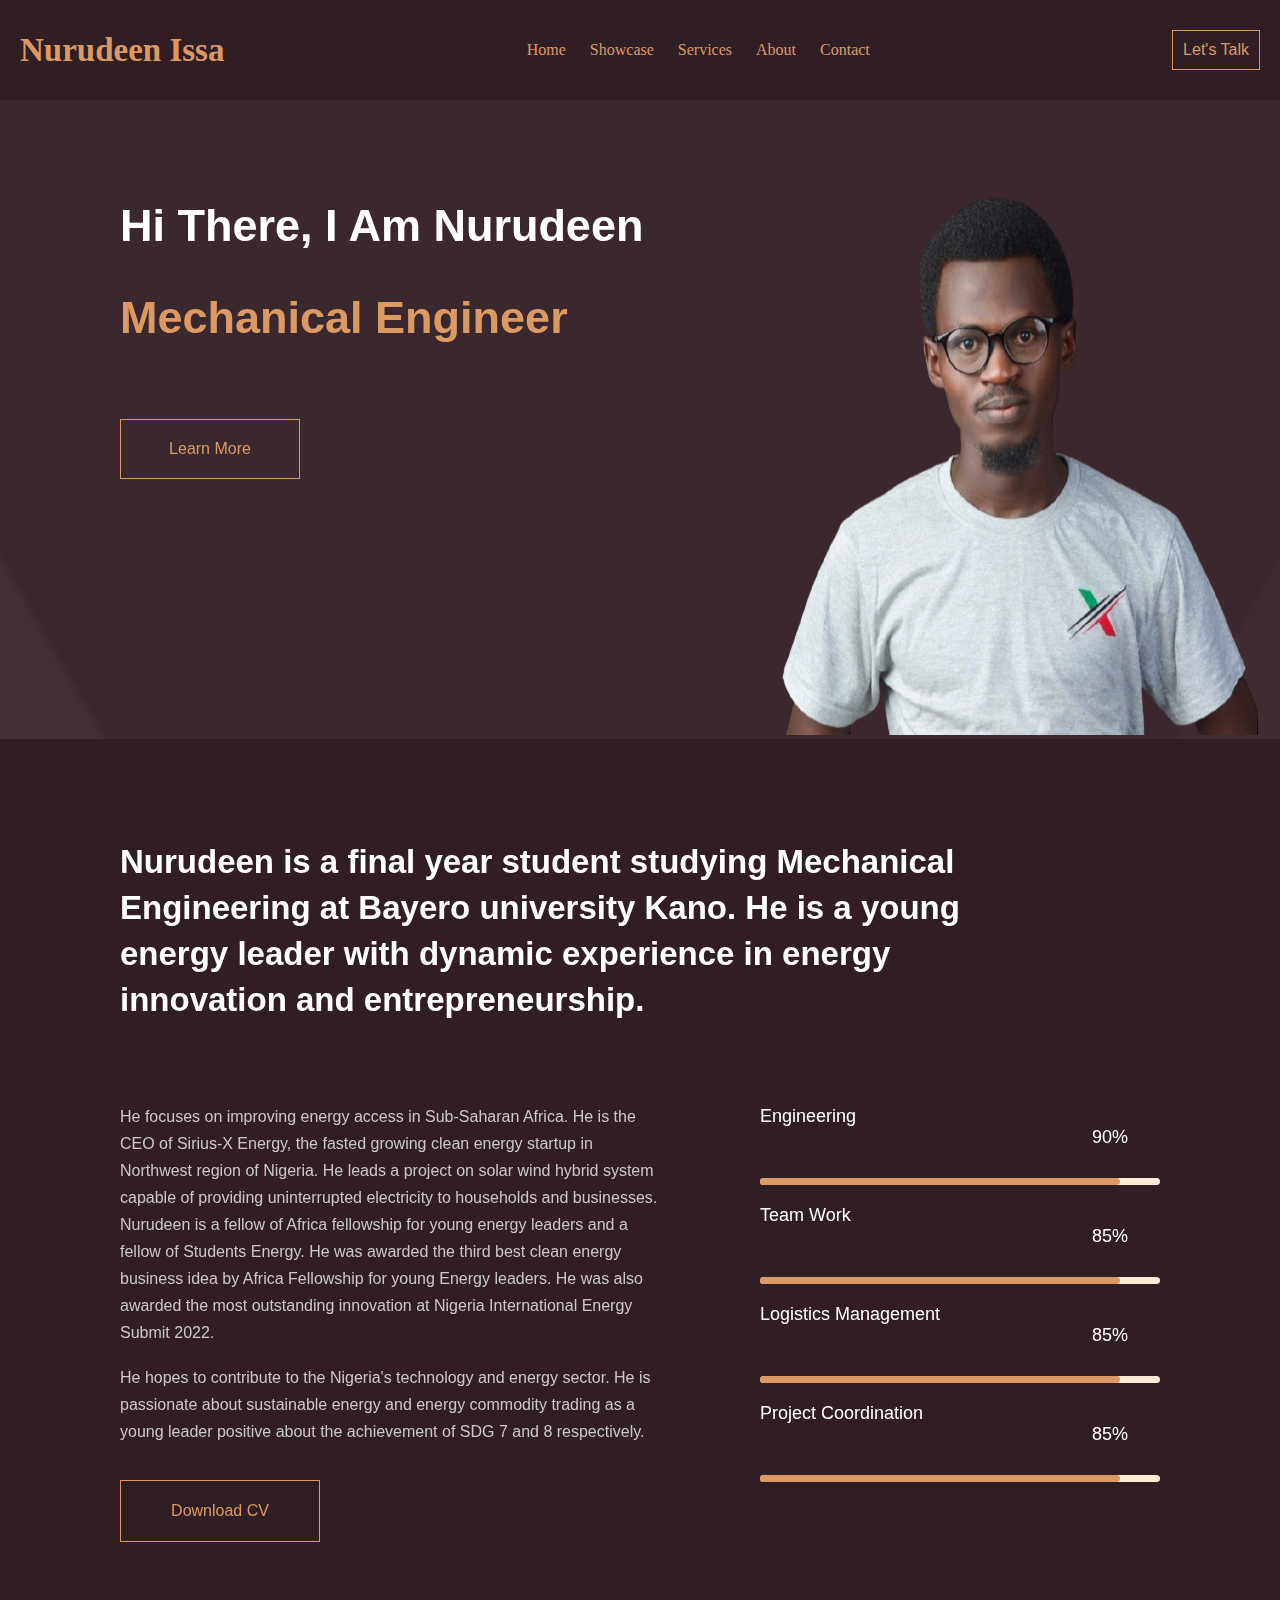
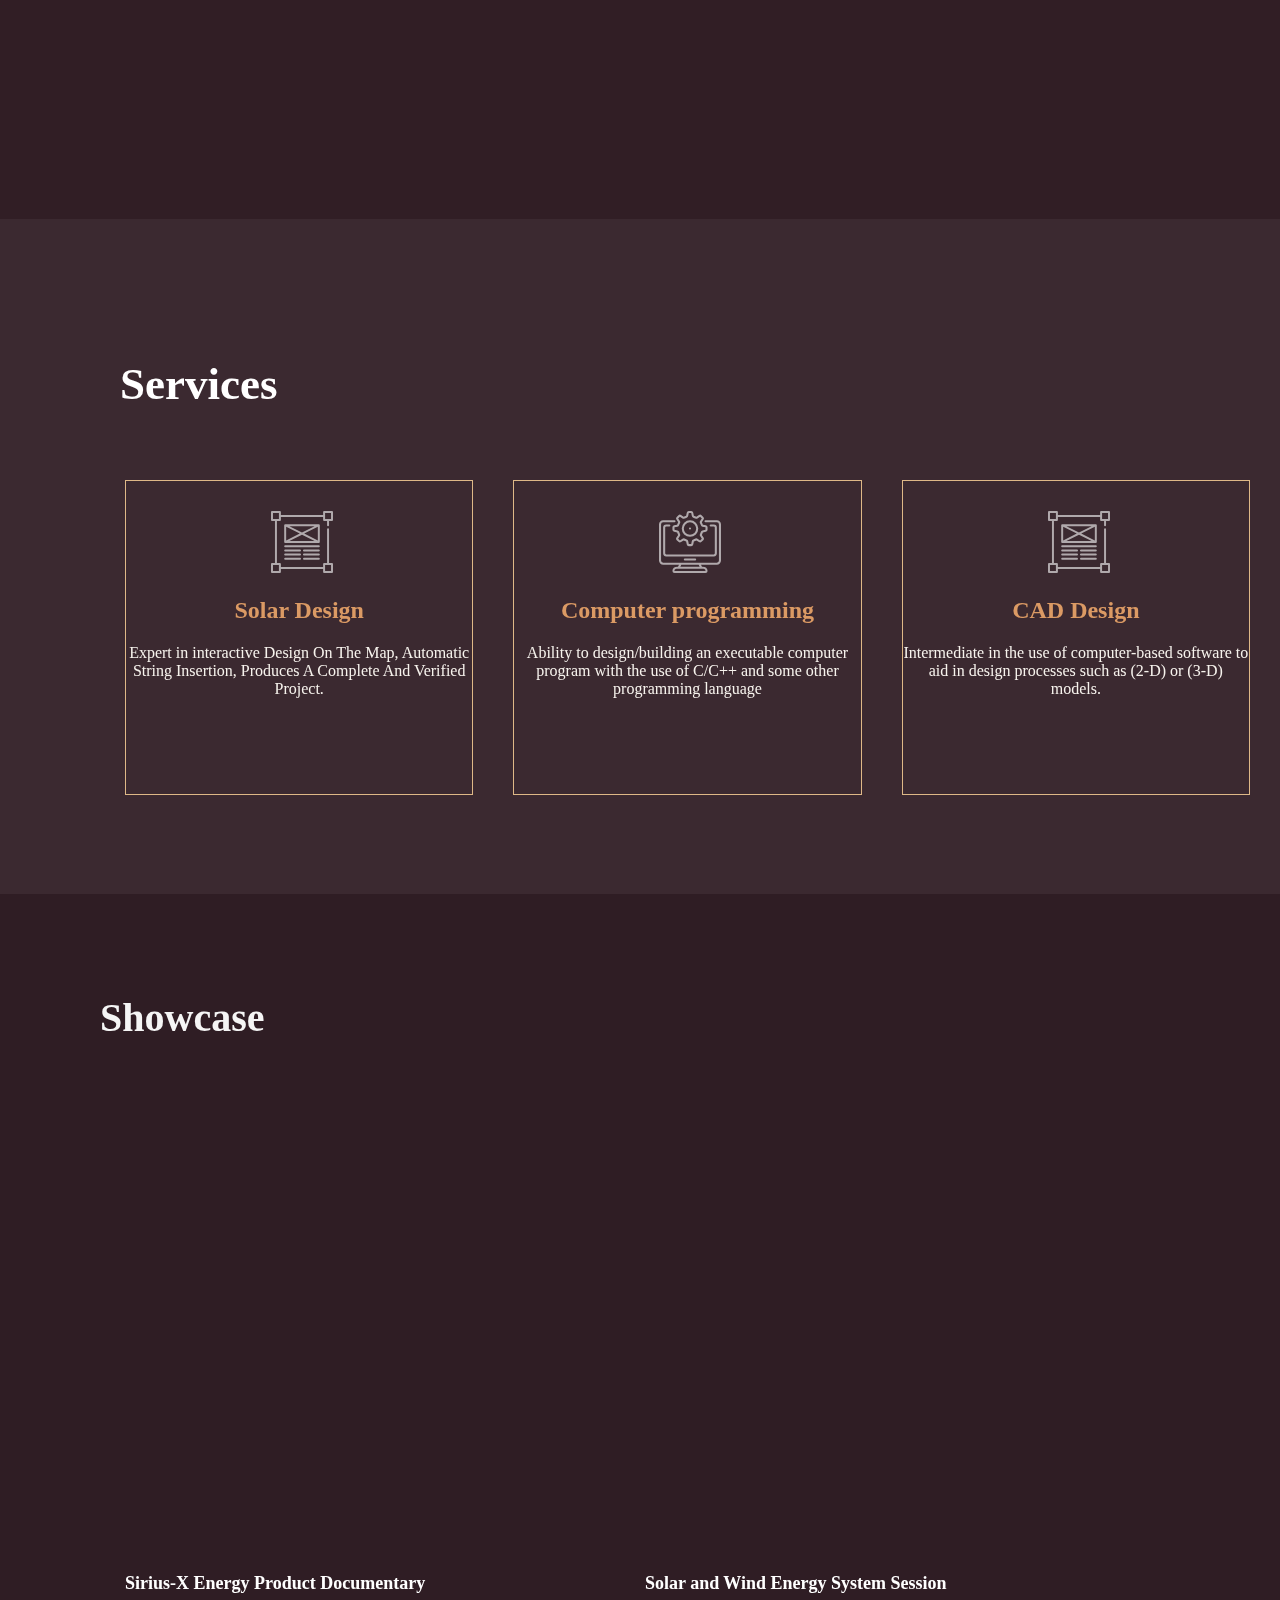
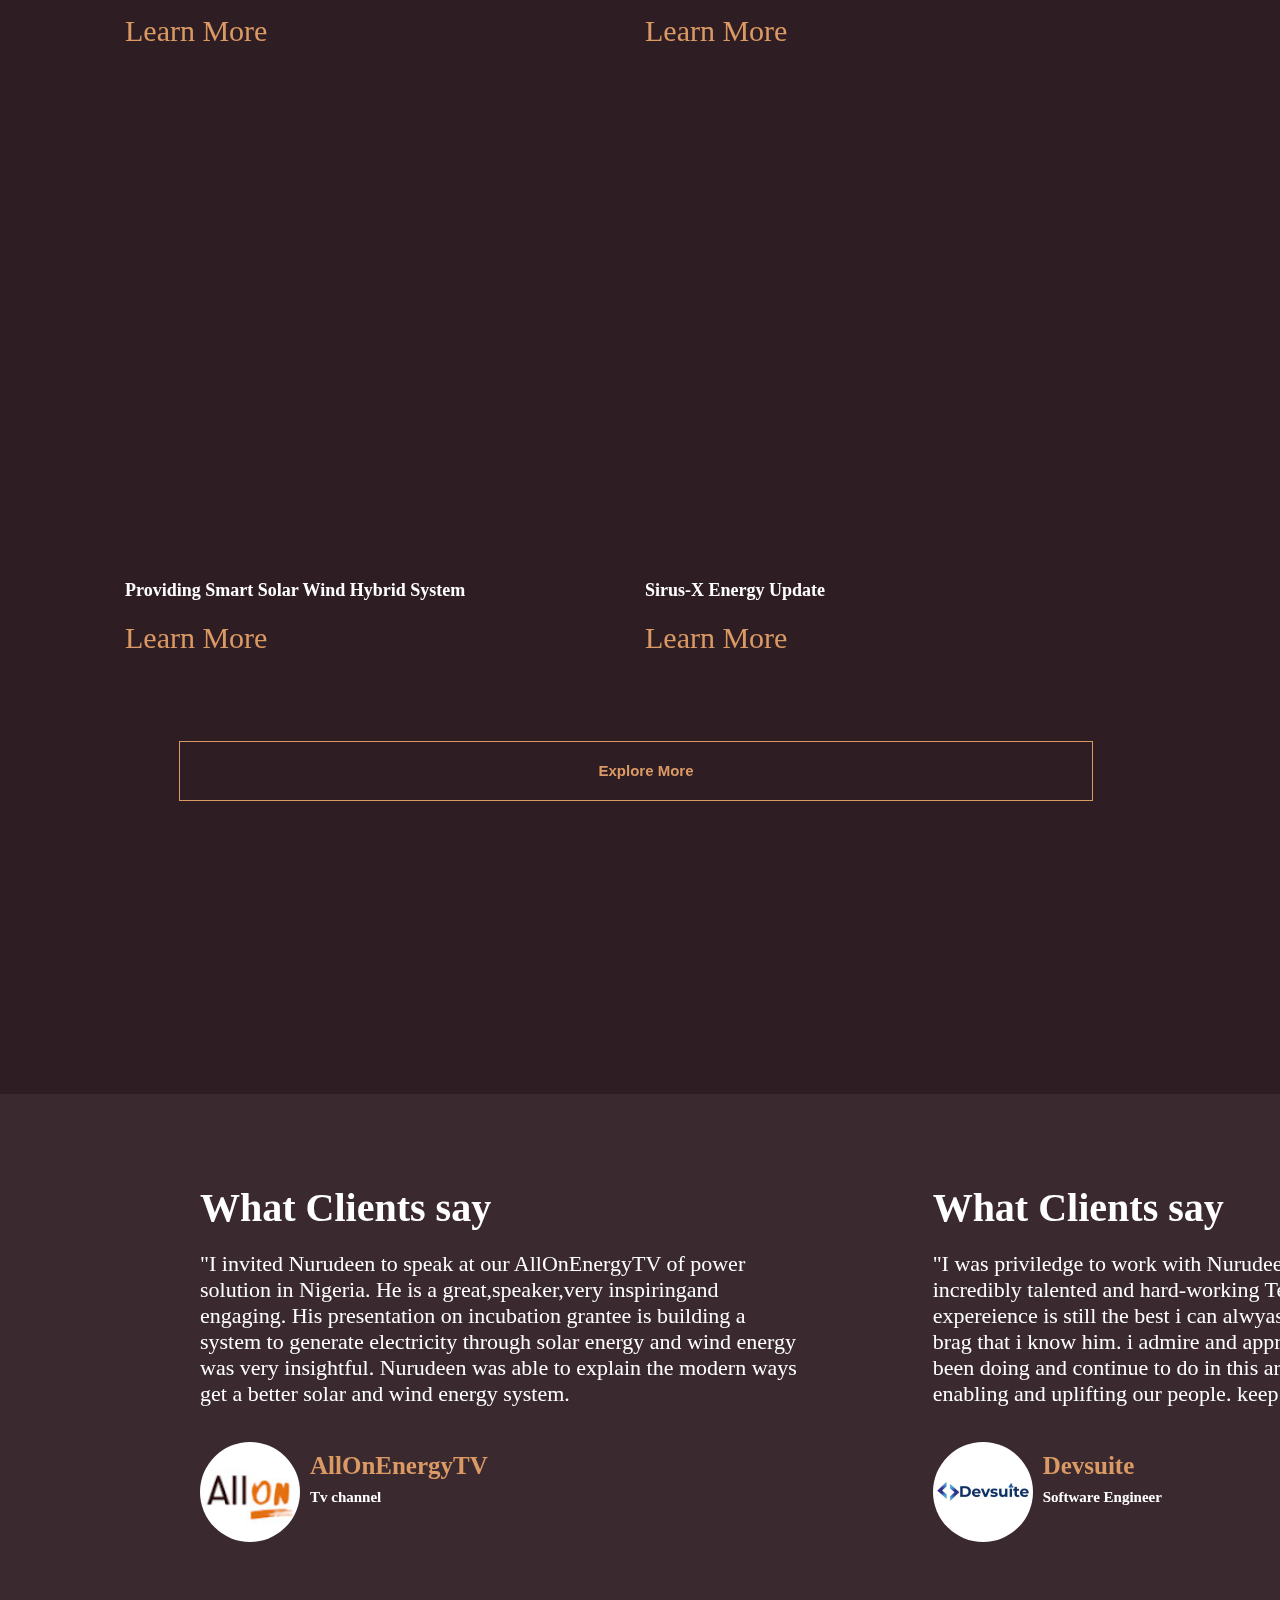
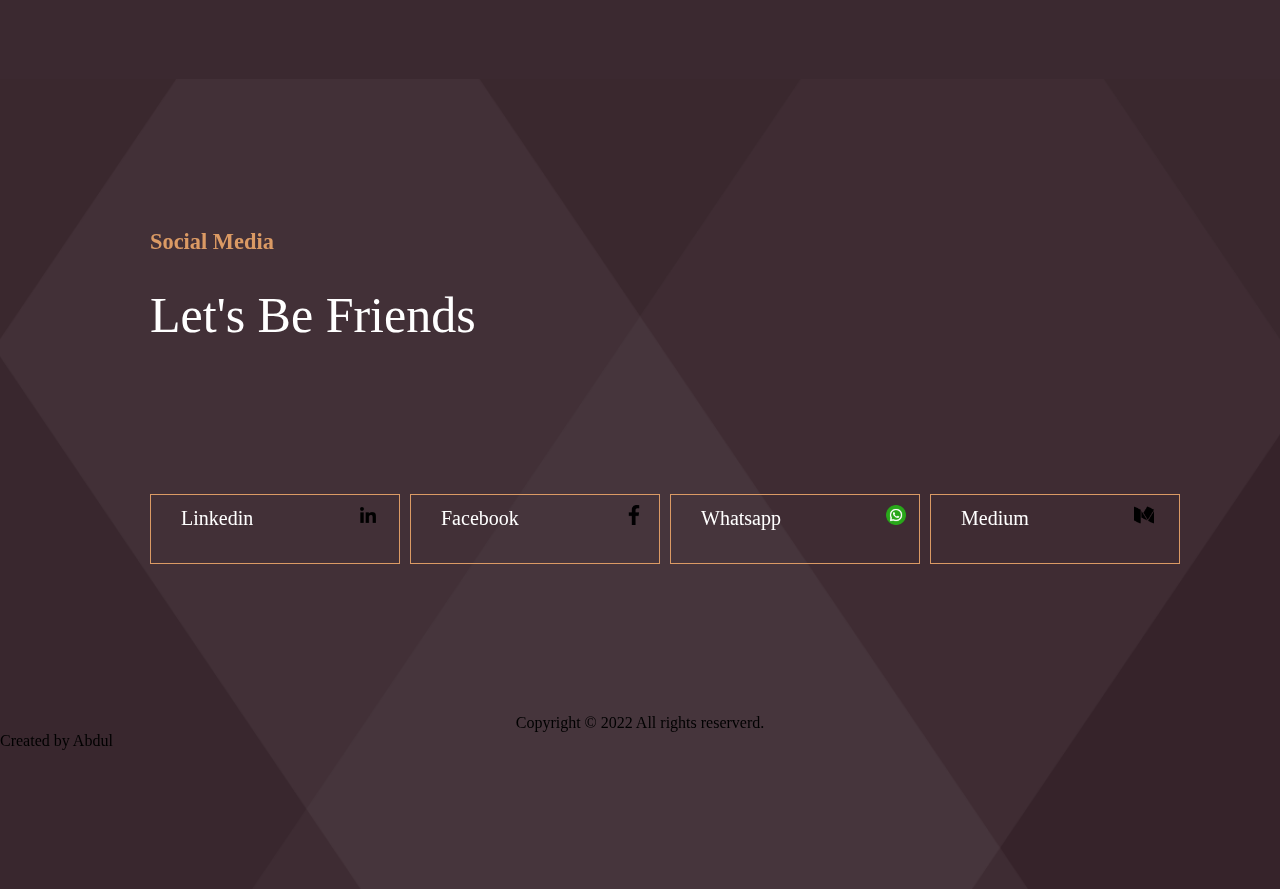
<file: index.html>
<!DOCTYPE html>
<html lang="en">
<head>
    <meta charset="UTF-8">
    <meta http-equiv="X-UA-Compatible" content="IE=edge">
    <meta name="viewport" content="width=device-width, initial-scale=1.0">
    <title>project</title>
    <link rel="stylesheet" href="style.css">
    <link rel="stylesheet" href="response.css">
</head>
<body>
    <div class="nav">
        <nav>
            
            <header>
                <h2>Nurudeen Issa</h2>
            </header>
            <ul>
                <li><a href="#Home">Home</a></li>
                <li><a href="#showcase">Showcase</a></li>
                <li><a href="#services">Services</a></li>
                <li><a href="#About">About</a></li>
                <li><a href="#Contact">Contact</a></li>
            </ul>
            <button class="btn1">Let's Talk</button>
        </nav>
        
    </div>
 <div class="whole">
     <div class="container">
            <div class="body">
                <h2>Hi There, I Am Nurudeen</h2>
                <h3>Mechanical Engineer</h3>
                <button>Learn More</button>
            </div>
            <div class="image">
                <img class="profile" src="./profile.png" alt="">
            </div>
        </div>
     <section id="Home">
        <div class="container">
            <header>
                <h2>
                    Nurudeen is a final year student studying Mechanical Engineering at Bayero university Kano. He is a young energy leader with dynamic experience in energy innovation and entrepreneurship.
                </h2>
            </header>
            <div class="content">
              
                <div class="cv">
                    <p>
                        He focuses on improving energy access in Sub-Saharan Africa. He is the CEO of Sirius-X Energy, the fasted growing clean energy startup in Northwest region of Nigeria. He leads a project on solar wind hybrid system capable of providing uninterrupted electricity to households and businesses. Nurudeen is a fellow of Africa fellowship for young energy leaders and a fellow of Students Energy. He was awarded the third best clean energy business idea by Africa Fellowship for young Energy leaders. He was also awarded the most outstanding innovation at Nigeria International Energy Submit 2022.
                    </p><br>
                    <p>
                        He hopes to contribute to the Nigeria's technology and energy sector. He is passionate about sustainable energy and energy commodity trading as a young leader positive about the achievement of SDG 7 and 8 respectively.
                    </p>
                    <button>Download CV</button>
                </div>
              <div class="flex">
                <div class="single_progress">
                    <h1>Engineering <span>90%</span></h1>
                    <div class="a">
                        <div class="b"></div>
                    </div>
                </div>
                <div class="single_progress">
                    <h1>Team Work  <span>85%</span></h1>
                    <div class="a">
                        <div class="b"></div>
                    </div>
                </div>
                <div class="single_progress">
                    <h1>Logistics Management  <span>85%</span></h1>
                    <div class="a">
                        <div class="b"></div>
                    </div>
                </div>
                <div class="single_progress">
                    <h1>Project Coordination  <span>85%</span></h1>
                    <div class="a">
                        <div class="b"></div>
                    </div>
                </div>
            </div>  
        </div>
     </section>
     <section id="services">
        <div class="services-heading"><h2>Services</h2></div>
            <div class="row">
                <div class="card">
                    <img src="./solar.svg" alt="">
                    <h2>Solar Design</h2>
                    <p>Expert in interactive Design On The Map, Automatic String Insertion, Produces A Complete And Verified Project.</p>
                </div>
                <div class="card">
                    <img src="./computer.svg" alt="">
                    <h2>Computer programming</h2>
                    <p>Ability to design/building an executable computer program with the use of C/C++ and some other programming language</p>
                </div>
                <div class="card">
                    <img src="./solar.svg" alt="">
                    <h2>CAD Design</h2>
                    <p>Intermediate in the use of computer-based software to aid in design processes such as (2-D) or (3-D) models.</p>
                </div>
            </div>
     </section>
     <section id="showcase">
        <div class="container-2">
           <div><h2>Showcase</h2></div>
           <div class="row-2">
                <div class="col-2">
                    <div class="video-1">
                        <iframe  src="https://www.youtube.com/embed/lcqqaCZhz8U" title="YouTube video player" frameborder="0" allow="accelerometer; autoplay; clipboard-write; encrypted-media; gyroscope; picture-in-picture" allowfullscreen></iframe><br><br>
                        <h4>Sirius-X Energy Product Documentary</h4>
                        <a href="https://www.youtube.com/embed/lcqqaCZhz8U">Learn More</a>
                    </div>
                </div>
                <div class="col-3">
                    <div class="video-1">
                        <iframe   src="https://www.youtube.com/embed/lcqqaCZhz8U" title="YouTube video player" frameborder="0" allow="accelerometer; autoplay; clipboard-write; encrypted-media; gyroscope; picture-in-picture" allowfullscreen></iframe><br><br>
                        <h4>Solar and Wind Energy System Session</h4>
                        <a href="https://www.youtube.com/embed/lcqqaCZhz8U">Learn More</a>
                    </div>
                </div><div class="col-4">
                        <div class="video-1">
                        <iframe   src="https://www.youtube.com/embed/pp2rySmdsNE" title="YouTube video player" frameborder="0" allow="accelerometer; autoplay; clipboard-write; encrypted-media; gyroscope; picture-in-picture" allowfullscreen></iframe><br><br>
                        <h4>Providing Smart Solar Wind Hybrid System</h4>
                        <a href="https://www.youtube.com/embed/lcqqaCZhz8U">Learn More</a>
                    </div>
                </div><div class="col-5">
                    <div class="video-1">
                        <iframe   src="https://www.youtube.com/embed/2OlFvNlm66A?start=5" title="YouTube video player" frameborder="0" allow="accelerometer; autoplay; clipboard-write; encrypted-media; gyroscope; picture-in-picture" allowfullscreen></iframe><br><br>
                        <h4>Sirus-X Energy Update</h4>
                        <a href="https://www.youtube.com/embed/lcqqaCZhz8U">Learn More</a>
                    </div>
                </div>
           </div><br><br>
           
    
        <div class="btn"><a href=""><button>Explore More</button></a></div>
     </section>
     <section id="About">

        <div class="overflow">
            <div class="container-3">
                <div class="about-heading">
                    <h3>What Clients say</h3>
                    <p>"I invited Nurudeen to speak at our AllOnEnergyTV of power solution in Nigeria. He is
                        a great,speaker,very inspiringand engaging. His presentation on incubation grantee is building a
                        system to generate electricity through solar energy and wind energy was very insightful.
                        Nurudeen was able to explain the modern ways get a better solar and wind energy system.
                    </p>
                    <div class="allon">
                        <img src="/tv.jpg" alt="">
                        <h6>AllOnEnergyTV<br><span>Tv channel</span></h6>
                    </div>
                </div>
                <div class="about-heading">
                    <h3>What Clients say</h3>
                    <p>"I was priviledge to work with Nurudeen and all his of his incredibly 
                        talented and hard-working Team Members, the expereience is still the 
                        best i can alwyas boast of. I'm ever proud to 
                        brag that i know him. i admire and appreciate 
                        everything he have been doing and continue to
                         do in this arduous task of educating, enabling and uplifting our people. keep doing more
                        </p>
                        <div class="allon">
                            <img src="/dev.jpg" alt="">
                            <h6>Devsuite<br><span>Software Engineer</span></h6>
                        </div>
                </div>
            </div>
        </div>
    
     </section>
     <footer id="Contact">
        <div class="container-4">
            <div class="contact-heading">
                <h5>Social Media</h5><br>
                <span>Let's Be Friends</span>
            </div>
            <div class="contact-socials">
                <div class="social-1">
                    <span>Linkedin<a href="#"> <img src="/linkedinicon.png"  alt=""></a></span> 
                </div>
                <div class="social-1">
                    <span>Facebook<a href="#"> <img src="/facebookicon.png"  alt=""></a></span> 
                </div>
                <div class="social-1">
                    <span>Whatsapp<a href="#"> <img src="/whatsappicon.png"  alt=""></a></span> 
                </div>
                <div class="social-1">
                    <span>Medium<a href="#"> <img src="/mediumicon.png"  alt=""></a></span> 
                </div>
            </div>
            <p>Copyright © 2022 All rights reserverd.</p>
        </div>
        <p>Created by Abdul</p>
     </footer>
 </div>
</body>
</html>
</file>
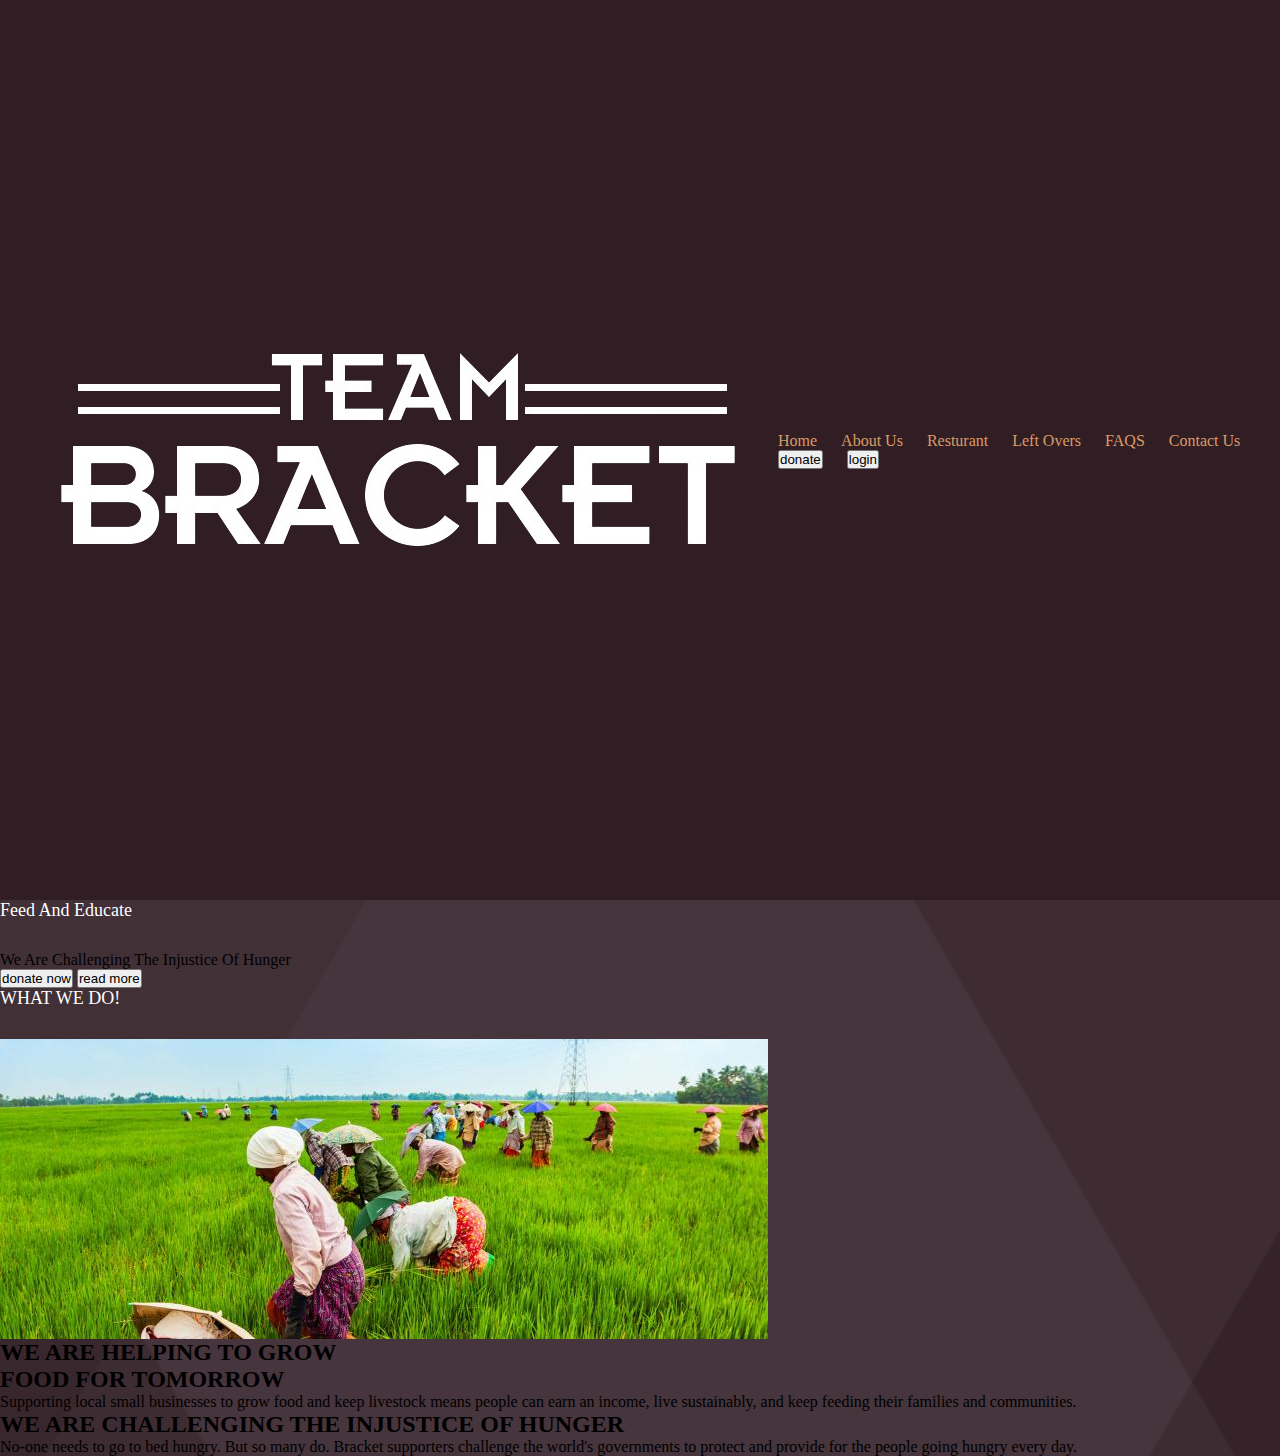
<file: bracket.html>
<!DOCTYPE html <html lang="en">

<head>
    <meta charset="UTF-8">
    <meta http-equiv="X-UA-Compatible" content="IE=edge">
    <meta name="viewport" content="width=device-width, initial-scale=1.0">
    <title>Document</title>
    <link rel="stylesheet" href="style.css">
</head>

<body>
    <div>
        <nav>
            <img src="img/team bracket.png" alt="">
            <ul>
                <li><a href="">Home</a></li>
                <li><a href="">About Us</a></li>
                <li><a href="">Resturant</a></li>
                <li><a href="">Left Overs</a></li>
                <li><a href="">FAQS</a></li>
                <li><a href="">Contact Us</a></li>
               <li><a  href="#"><button  id="b1" type="submit">donate</button></a></li> 
               <li><a  href="#"><button id="b2"type="submit">login</button></a></li> 
            </ul>

        </nav>

        <div class="firstpage">
            <h1>Feed <span>And Educate</span> </h1>

            <p>We Are Challenging The Injustice Of Hunger</p>

            <button id="b3" type="submit">donate now</button>
            <button id="b3"type="submit">read more</button>
        </div>
    </div>
    <div class="secondpage">
        <h1>WHAT WE DO!</h1>
        <img src="img/food-agriculture-topic.jpg" alt="">
        <h2>WE ARE HELPING TO GROW <br> FOOD FOR TOMORROW
    </h2>

    <p>Supporting local small businesses to grow food and keep livestock means people can earn an income, live sustainably, and keep feeding their families and communities.

    </p>
    <h2>WE ARE CHALLENGING THE INJUSTICE OF HUNGER</h2>
    <p>No-one needs to go to bed hungry. But so many do. Bracket supporters challenge the world's governments to protect and provide for the people going hungry every day.</p>
    </div>
</body>

</html>
</file>
<file: style.css>
* {
  margin: 0;
  padding: 0;
  box-sizing: border-box;
}
body{
  background-image: url(./banner.png);
  background-position: center;
  background-size: cover;
  background-repeat: no-repeat;

}
/* Universal styling*/
.container {
  margin-left: 120px;
  margin-right: 120px;
  font-family: "Roboto", sans-serif;
  
}
.nav{
  height: 100px;
  width: 100%;
  display: flex;
  align-items: center;
  justify-content: center;
  position: fixed;
  z-index: 1;
} 

nav{
  height: 100%;
  width: 100%;
  display: flex;
  align-items: center;
  justify-content: space-between;
  padding: 20px;
  background-color: #311e25;
  
}
nav header {
  color: #db9a64;
  font-size: 22px;
}

nav ul li {
  display: inline;
}
nav ul li a {
  text-decoration: none;
  color: #db9a64;
  justify-content: center;
  font-size: 16px;
  padding: 10px;
}
.btn1 {
  background-color: transparent;
  border: 1px solid #db9a64;
  font-size: 16px;
  padding: 10px;
  color: #db9a64;
}

/* nav {
  
  left: 0;
  right: 0;
  width: 100%;
  height: 100px;
  
}
nav header {
  color: #db9a64;
  font-size: 22px;
  margin-top: 25px;
  margin-left: 35px;
}

nav header h2{
 width: 100px;
}

nav ul {
  text-align: center;
  padding: 20px;
  margin-top: -45px;
}
nav ul li {
  display: inline;
}
nav ul li a {
  text-decoration: none;
  color: #db9a64;
  justify-content: center;
  font-size: 16px;
  padding: 10px;
}
.btn1 {
  position: relative;
  background-color: transparent;
  border: 1px solid #db9a64;
  font-size: 16px;
  width: 165px;
  height: 50px;
  margin-right: 35px;
  margin-top: -45px;
  color: #db9a64;
}

.menu-icon{
    justify-content: flex-end;
    align-items: flex-end;
    display: none;
    

} */

.body {
  display: flexbox;
  flex-direction: row;
}
.body h2 {
  font-size: 45px;
  padding-top: 200px;
  color: white;
  margin-bottom: 40px;
  
}
.body h3 {
  font-size: 25px;
  margin-bottom: 40px;
  font-size: 45px;
  color: #db9a64;
}
.profile {
  position: relative;
  height: 590px;
  width: 500px;
  margin-top: -23%;
  left: 44%;
}
.body button {
  position: relative;
  float: left;
  border: 1px solid #db9a64;
  width: 180px;
  height: 60px;
  background-color: transparent;
  margin-top: 35px;
  color: #db9a64;
  font-size: 16px;
}
button:hover {
  color: white;
  background-color: #db9a64;
  cursor: pointer;
}

/* Home styling */
#Home {
  height: 120vh;
  width: 100%;
  background-color: #311e25;
  display: flex;
  flex-direction: column;
}
p ::after {
  box-sizing: border-box;
}
#Home header {
  margin-right: 200px;
  font-size: 22px;
  line-height: 46px;
  color: #fff;
  margin-top: 100px;
}
.content p {
  color: #c9c9c9;
  font-size: 16px;
  line-height: 27px;
}
#Home button {
  position: relative;
  border: 1px solid #db9a64;
  width: 200px;
  height: 62px;
  background-color: transparent;
  margin-top: 35px;
  color: #db9a64;
  font-size: 16px;
}
.flex .single_progress span {
  margin-left: 3%;
  padding-left: 80%;
}

.flex .single_progress .a {
  width: 400px;
  height: 7px;
  background-color: antiquewhite;
  border-radius: 5px;
}
.flex .single_progress .b {
  width: 90%;
  height: 7px;
  background-color: #db9a64;
  border-radius: 5px;
}


/* services styling */
#services {
  height: 75vh;
  background-color: #3b2930;
  align-content: center;
  width: 100%;
}

.services-heading {
  color: white;
  padding-left: 120px;
  padding-top: 70px;
  font-size: 30px;
}

.row {
  display: flex;
  margin: 10px;
  padding-top: 40px;
  padding-left: 95px;
}

.card {
  border: 1px solid burlywood;
  height: 35vh;
  width: 350px;
  margin: 20px;
  justify-content: center;
}

.card p {
  color: rgb(247, 243, 237);
  font-weight: lighter;
  text-align: center;
  margin-top: 20px;
}
.card h2 {
  color: #db9a64;
  text-align: center;
  margin-top: 20px;
}

.card img {
  margin-top: 30px;
  padding-left: 145px;
}

#showcase {
  height: 200vh;
  background-color: hsl(338, 24%, 15%);
}
.container-2 h2 {
  color: whitesmoke;
  padding-left: 100px;
  padding-top: 100px;
  font-size: 40px;
}
.row-2 {
  display: flex;
  flex-wrap: wrap;
  align-items: center;
  justify-content: center;
  margin-top: 50px;
}

.col-2,
.col-4 {
  margin-right: 10px;
  padding-bottom: 40px;
}

.col-3,
.col-5 {
  margin: 10px;
  padding-bottom: 40px;
}

iframe {
  height: 50vh;
  width: 500px;
}

h4 {
  font-size: 18px;
  color: white;
  padding-bottom: 20px;
}

.video-1 a {
  text-decoration: none;
  font-size: 30px;
  color: #db9a64;
}
.btn {
  padding-left: 14%;
}

.btn button {
  width: 83%;
  height: 60px;
  padding-left: 20px;
  font-size: 15px;
  font-weight: bold;
  color: #db9a64;
  border: 1px solid #db9a64;
  background: transparent;
}
/* .btn button:hover{
  color: #db9a64;
  cursor: pointer;
  background-color: #db9a64;
} */

/*  About styling*/
#About {
  height: 65vh;
  width: 100%;
  background-color: #3b2930;
  overflow-x: auto;
  
}


.container-3 {
  width: 120%;
  padding: 40px 0px 0px 200px;
  display: flex;
  align-items: center;
  justify-content: center;
  overflow: scroll;
  /* margin: auto; */
  column-gap: 10%;
}


.about-heading h3 {
  color: white;
  padding-top: 50px;
  font-size: 40px;
}

.about-heading p {
  text-align: left;
  font-size: 22px;
  color: white;
  margin-top: 20px;
  margin-bottom: 35px;
  letter-spacing: normal;
}

.allon {
  display: flex;
}

.allon img {
  border-radius: 100px;
  width: 100px;
}

.allon h6 {
  color: #db9a64;
  font-size: 25px;
  margin: 10px;
}

.allon span {
  color: white;
  font-size: 15px;
}



/*  Contact styling*/
#Contact {
  height: 90vh;
  background-image: url(./footer_bg.png);
  background-position: center;
  background-size: cover;
}

.contact-heading {
  padding: 150px;
  color: #db9a64;
  font-size: 27px;
}

.contact-heading span {
  color: white;
  font-size: 50px;
}

.contact-socials {
  display: flex;
  padding-left: 150px;
  gap: 10px;
}
.contact-socials span {
  color: white;
}
.social-1 {
  border: 1px solid #db9a64;
  width: 250px;
  height: 70px;
  padding: 10px;
}
.social-1 span {
  padding-left: 20px;
  font-size: 20px;
  padding-bottom: 20px;
}
.social-1 a {
  padding-left: 100px;
  text-decoration: none;
}
.social-1 a img{
  width: 20px;
}
.container-4 p {
  text-align: center;
  padding-top: 150px;
}

.content {
  display: flex;
  align-items: baseline;
  justify-content: space-between;
  width: 100%;
  margin-top: 80px;
}
.cv {
  width: 60%;
}
.flex {
  width: 40%;
  margin-left: 100px;
}

h1 {
  font-weight: lighter;
  font-size: 18px;
  color: white;
  margin-bottom: 30px;
}

.a {
  margin-bottom: 20px;
}
</file>
<file: response.css>
@media screen and (max-width: 420px) {
  .whole {
    width: 100%;
    padding: 0 10px;
  }

  .nav{
    width: 100%;
  }
  nav {
    position: fixed;
    width: 100%;
    height: 100px;
    background-color: #311e25;
    z-index: 1;
  }

  nav header {
    color: #db9a64;
    font-size: 22px;
    margin-top: 25px;
    margin-left: 5px;
  }

  nav ul,
  nav button {
    display: none;
  }

  /* .menu-icon{
    display:inline ;
    float: right;
  } */

  .container {
    width: 100%;
    height: auto;
    margin: 0% 10px;
  }

  .container .body {
    width: 100%;
    height: auto;
    text-align: left;
    padding: 20px 0px;
  }

  .container .body h2 {
    font-size: 30px;
    font-weight: 0px;
    margin-bottom: 10px;
  }

  .container .body h3 {
    font-size: 30px;
    font-weight: 300;
    margin-bottom: 10px;
  }

  .container .image {
    width: 100%;
  }

  .container .image .profile {
    width: 90%;
    left: 0%;
    margin-top: 0;
  }

  #Home {
    height: auto;
    padding: 10px 0px;
    padding: 0 10px;
  } 

  #Home header {
    margin: 15px 0px;
  }

  #Home header h2 {
    font-size: 30px;
    font-weight: 500;
    margin: 15px 0px;
  }

  #Home .content {
    flex-direction: column;
  }

  #Home .content .cv {
    width: 90%;
  }

  #Home .content .flex {
    margin: 15px 0px;
    width: 100%;
  }

  .flex .single_progress h1 {
    margin: 10px 0;
  }

  .flex .single_progress h1 span {
    margin: 10px 0;
  }

  .flex .single_progress .a {
    margin: 10px 0;
    width: 90%;
  }

  .flex .single_progress .b {
    width: 90%;
  }

  #services {
    height: auto;
  }

  .services-heading {
    font-size: 20px;
    padding-left: 25px;
    padding-top: 120px;
  }

  .row {
    flex-direction: column;
    padding-left: 0;
    margin-top: 0;
  }

  .card{
    margin: 10px 0;
  }

  #showcase {
    height: auto;
    padding: 0px 0 20px 0;
  }

  iframe {
    height: 40vh;
    width: 350px;
  }

  .container-2 h2 {
    font-size: 25px;
    padding-left: 30px;
    padding-top: 120px;
  }

  .video-1 a {
    padding-bottom: 10%;
  }

  .btn {
    width: 100%;
  }

  .btn button {
    margin-bottom: 0;
    margin-right: 0;
    padding: 15px;
    height: auto;
  }

  #About {
    height: auto;
    width: 100%;
    overflow: auto;
  }

  .container-3 {
    text-align: start;
    padding-left: 10px;
    padding-bottom: 30px;
    display: block;
    
  }
  .about-heading h3 {
    font-size: 30px;
    padding-bottom: 25px;
  }
  .about-heading {
    width: 75%;
  }

  #Contact {
    height: auto;

  }

  .contact-heading {
    font-size: 20px;
    padding: 21px;
    padding-bottom: 60px;
    padding-top: 60px;
  }

  .contact-heading span {
    font-size: 28px;
  }

  .contact-socials {
    flex-direction: column;
    padding: 25px;
  }

  .social-1{
    width: 100%;
    height: 70px;
  }



  .social-1 a{
    padding-left: 165px;
    
  }
  .social-1 a img{
    width: 20px;
  }
  
}
</file>
